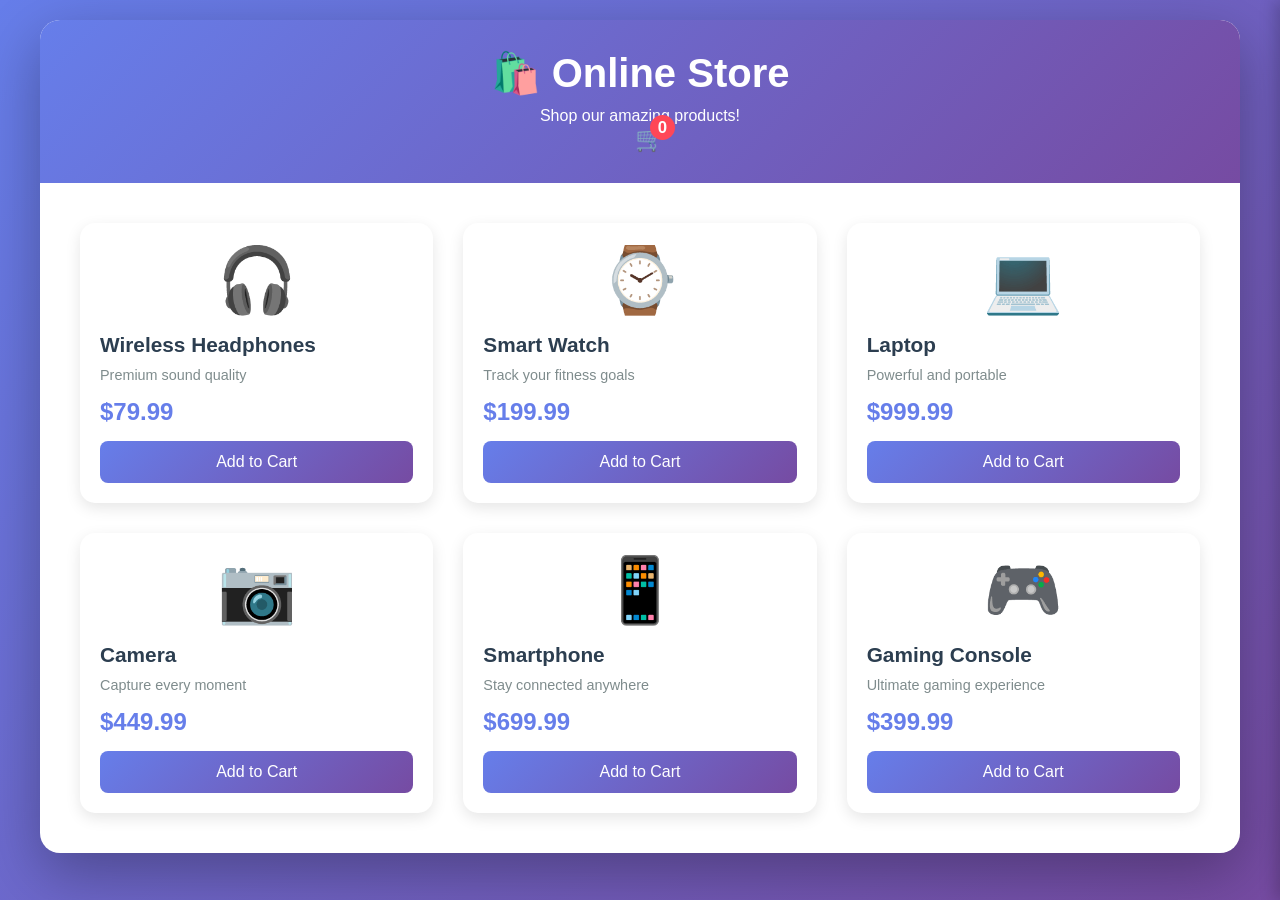
<file: online.html>
<!DOCTYPE html>
<html lang="en">
<head>
    <meta charset="UTF-8">
    <meta name="viewport" content="width=device-width, initial-scale=1.0">
    <title>Online Store</title>
    <style>
        * {
            margin: 0;
            padding: 0;
            box-sizing: border-box;
        }

        body {
            font-family: 'Segoe UI', Tahoma, Geneva, Verdana, sans-serif;
            background: linear-gradient(135deg, #667eea 0%, #764ba2 100%);
            min-height: 100vh;
            padding: 20px;
        }

        .container {
            max-width: 1200px;
            margin: 0 auto;
            background: white;
            border-radius: 20px;
            box-shadow: 0 20px 60px rgba(0,0,0,0.3);
            overflow: hidden;
        }

        header {
            background: linear-gradient(135deg, #667eea 0%, #764ba2 100%);
            color: white;
            padding: 30px;
            text-align: center;
        }

        h1 {
            font-size: 2.5em;
            margin-bottom: 10px;
        }

        .cart-icon {
            position: relative;
            display: inline-block;
            cursor: pointer;
            font-size: 1.5em;
            margin-left: 20px;
        }

        .cart-count {
            position: absolute;
            top: -10px;
            right: -10px;
            background: #ff4757;
            color: white;
            border-radius: 50%;
            width: 25px;
            height: 25px;
            display: flex;
            align-items: center;
            justify-content: center;
            font-size: 0.7em;
            font-weight: bold;
        }

        .products {
            display: grid;
            grid-template-columns: repeat(auto-fill, minmax(280px, 1fr));
            gap: 30px;
            padding: 40px;
        }

        .product-card {
            background: white;
            border-radius: 15px;
            padding: 20px;
            box-shadow: 0 5px 15px rgba(0,0,0,0.1);
            transition: transform 0.3s, box-shadow 0.3s;
        }

        .product-card:hover {
            transform: translateY(-10px);
            box-shadow: 0 10px 30px rgba(0,0,0,0.2);
        }

        .product-emoji {
            font-size: 4em;
            text-align: center;
            margin-bottom: 15px;
        }

        .product-title {
            font-size: 1.3em;
            margin-bottom: 10px;
            color: #2c3e50;
        }

        .product-description {
            color: #7f8c8d;
            margin-bottom: 15px;
            font-size: 0.9em;
        }

        .product-price {
            font-size: 1.5em;
            color: #667eea;
            font-weight: bold;
            margin-bottom: 15px;
        }

        .add-to-cart-btn {
            width: 100%;
            padding: 12px;
            background: linear-gradient(135deg, #667eea 0%, #764ba2 100%);
            color: white;
            border: none;
            border-radius: 8px;
            font-size: 1em;
            cursor: pointer;
            transition: opacity 0.3s;
        }

        .add-to-cart-btn:hover {
            opacity: 0.9;
        }

        .cart-sidebar {
            position: fixed;
            right: -400px;
            top: 0;
            width: 400px;
            height: 100vh;
            background: white;
            box-shadow: -5px 0 15px rgba(0,0,0,0.2);
            transition: right 0.3s;
            z-index: 1000;
            overflow-y: auto;
        }

        .cart-sidebar.active {
            right: 0;
        }

        .cart-header {
            background: linear-gradient(135deg, #667eea 0%, #764ba2 100%);
            color: white;
            padding: 20px;
            display: flex;
            justify-content: space-between;
            align-items: center;
        }

        .close-cart {
            cursor: pointer;
            font-size: 1.5em;
        }

        .cart-items {
            padding: 20px;
        }

        .cart-item {
            display: flex;
            justify-content: space-between;
            align-items: center;
            padding: 15px;
            border-bottom: 1px solid #ecf0f1;
        }

        .cart-item-info {
            flex: 1;
        }

        .remove-item {
            background: #ff4757;
            color: white;
            border: none;
            padding: 5px 10px;
            border-radius: 5px;
            cursor: pointer;
        }

        .cart-total {
            padding: 20px;
            border-top: 2px solid #667eea;
            font-size: 1.5em;
            font-weight: bold;
        }

        .checkout-btn {
            width: calc(100% - 40px);
            margin: 20px;
            padding: 15px;
            background: linear-gradient(135deg, #667eea 0%, #764ba2 100%);
            color: white;
            border: none;
            border-radius: 8px;
            font-size: 1.2em;
            cursor: pointer;
        }

        .checkout-btn:hover {
            opacity: 0.9;
        }

        .empty-cart {
            text-align: center;
            padding: 40px;
            color: #7f8c8d;
        }

        @media (max-width: 768px) {
            .cart-sidebar {
                width: 100%;
                right: -100%;
            }
        }
    </style>
</head>
<body>
    <div class="container">
        <header>
            <h1>🛍️ Online Store</h1>
            <p>Shop our amazing products!</p>
            <div class="cart-icon" onclick="toggleCart()">
                🛒
                <span class="cart-count" id="cartCount">0</span>
            </div>
        </header>

        <div class="products" id="products"></div>
    </div>

    <div class="cart-sidebar" id="cartSidebar">
        <div class="cart-header">
            <h2>Shopping Cart</h2>
            <span class="close-cart" onclick="toggleCart()">✕</span>
        </div>
        <div class="cart-items" id="cartItems"></div>
        <div class="cart-total" id="cartTotal">Total: $0.00</div>
        <button class="checkout-btn" onclick="checkout()">Checkout via Email</button>
    </div>

    <script>
        const products = [
            { id: 1, name: "Wireless Headphones", description: "Premium sound quality", price: 79.99, emoji: "🎧" },
            { id: 2, name: "Smart Watch", description: "Track your fitness goals", price: 199.99, emoji: "⌚" },
            { id: 3, name: "Laptop", description: "Powerful and portable", price: 999.99, emoji: "💻" },
            { id: 4, name: "Camera", description: "Capture every moment", price: 449.99, emoji: "📷" },
            { id: 5, name: "Smartphone", description: "Stay connected anywhere", price: 699.99, emoji: "📱" },
            { id: 6, name: "Gaming Console", description: "Ultimate gaming experience", price: 399.99, emoji: "🎮" }
        ];

        let cart = [];

        function renderProducts() {
            const productsContainer = document.getElementById('products');
            productsContainer.innerHTML = products.map(product => `
                <div class="product-card">
                    <div class="product-emoji">${product.emoji}</div>
                    <h3 class="product-title">${product.name}</h3>
                    <p class="product-description">${product.description}</p>
                    <div class="product-price">$${product.price.toFixed(2)}</div>
                    <button class="add-to-cart-btn" onclick="addToCart(${product.id})">Add to Cart</button>
                </div>
            `).join('');
        }

        function addToCart(productId) {
            const product = products.find(p => p.id === productId);
            const existingItem = cart.find(item => item.id === productId);

            if (existingItem) {
                existingItem.quantity++;
            } else {
                cart.push({ ...product, quantity: 1 });
            }

            updateCart();
        }

        function removeFromCart(productId) {
            cart = cart.filter(item => item.id !== productId);
            updateCart();
        }

        function updateCart() {
            const cartItemsContainer = document.getElementById('cartItems');
            const cartCount = document.getElementById('cartCount');
            const cartTotal = document.getElementById('cartTotal');

            const totalItems = cart.reduce((sum, item) => sum + item.quantity, 0);
            const totalPrice = cart.reduce((sum, item) => sum + (item.price * item.quantity), 0);

            cartCount.textContent = totalItems;

            if (cart.length === 0) {
                cartItemsContainer.innerHTML = '<div class="empty-cart">Your cart is empty</div>';
            } else {
                cartItemsContainer.innerHTML = cart.map(item => `
                    <div class="cart-item">
                        <div class="cart-item-info">
                            <div><strong>${item.name}</strong></div>
                            <div>$${item.price.toFixed(2)} × ${item.quantity}</div>
                        </div>
                        <button class="remove-item" onclick="removeFromCart(${item.id})">Remove</button>
                    </div>
                `).join('');
            }

            cartTotal.textContent = `Total: $${totalPrice.toFixed(2)}`;
        }

        function toggleCart() {
            document.getElementById('cartSidebar').classList.toggle('active');
        }

        function checkout() {
            if (cart.length === 0) {
                alert('Your cart is empty!');
                return;
            }

            const totalPrice = cart.reduce((sum, item) => sum + (item.price * item.quantity), 0);
            const orderDetails = cart.map(item => 
                `${item.name} - $${item.price.toFixed(2)} × ${item.quantity} = $${(item.price * item.quantity).toFixed(2)}`
            ).join('%0A');

            const subject = encodeURIComponent('New Order from Online Store');
            const body = encodeURIComponent(
                `Hello,\n\nI would like to place an order:\n\n${cart.map(item => 
                    `${item.name} - $${item.price.toFixed(2)} × ${item.quantity} = $${(item.price * item.quantity).toFixed(2)}`
                ).join('\n')}\n\nTotal: $${totalPrice.toFixed(2)}\n\nThank you!`
            );

            window.location.href = `mailto:store@example.com?subject=${subject}&body=${body}`;
        }

        renderProducts();
    </script>
</body>
</html>
</file>
